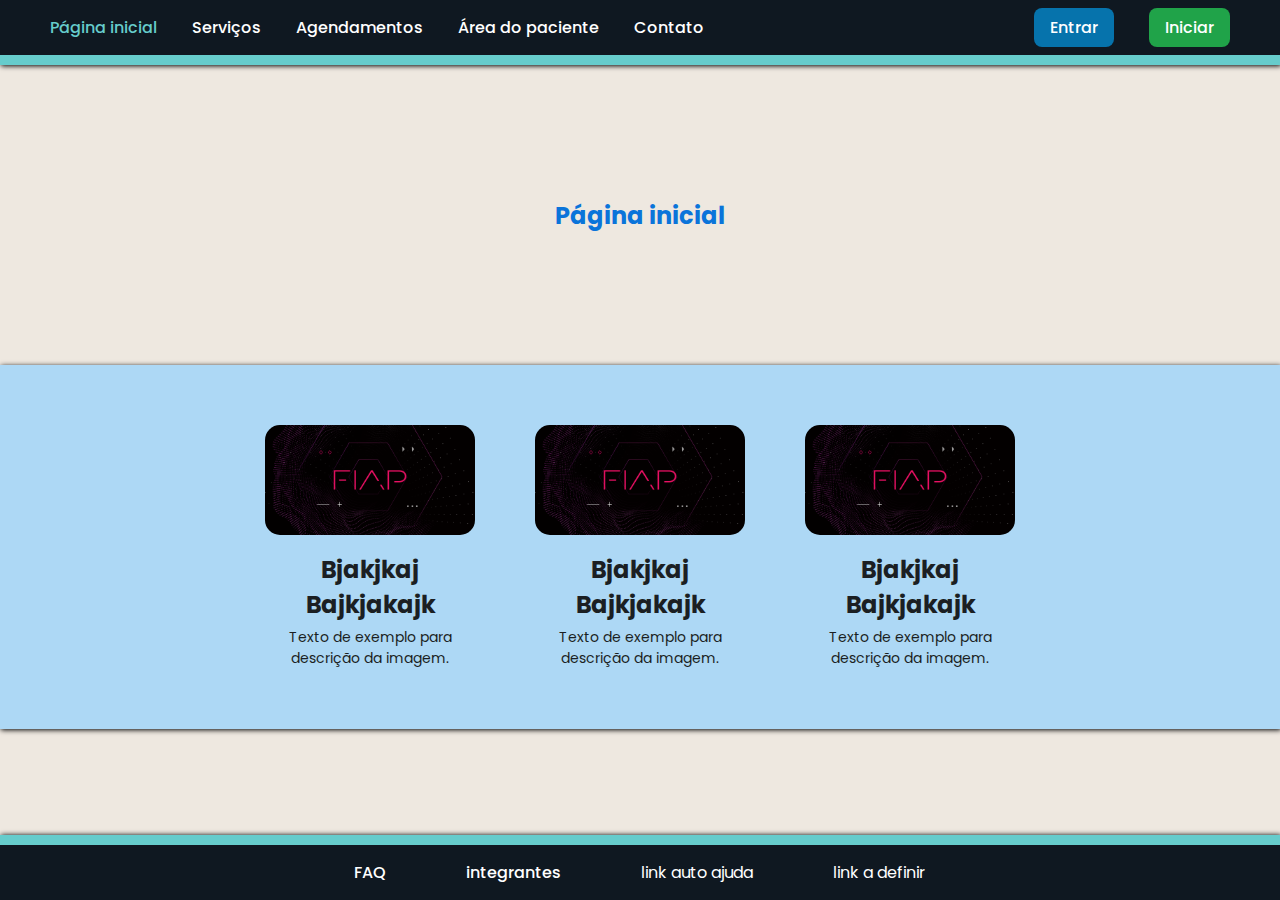
<file: index.html>
<!DOCTYPE html>
<html lang="pt-BR">

<head>
    <meta charset="UTF-8">
    <meta name="viewport" content="width=device-width, initial-scale=1.0">
    <link rel="stylesheet" href="css/styles.css">
    <link rel="stylesheet" href="css/pagina_inicial.css">
    <title>Página de saudações</title>
</head>

<body>
    <nav class="nav-container">
        <div class="nav-content">
            <ul class="nav-left">
                <li id="pagina-selecionada"><a href="index.html">Página inicial</a></li>
                <li><a href="servicos.html">Serviços</a></li>
                <li><a href="agendamentos.html">Agendamentos</a></li>
                <li><a href="area_do_paciente.html">Área do paciente</a></li>
                <li><a href="contato.html">Contato</a></li>
            </ul>

            <ul class="nav-right">
                <li><a href="entrar.html" class="btn-entrar">Entrar</a></li>
                <li><a href="iniciar.html" class="btn-iniciar">Iniciar</a></li>
            </ul>
        </div>
    </nav>
    <header>
        <h2 id="title">Página inicial</h2>
    </header>
    <main>
        <section class="galeria">
            <div class="card">
                <img src="img/fiap (1).png" alt="logo da fiap 1">
                <h2>Bjakjkaj Bajkjakajk</h2>
                <p>Texto de exemplo para descrição da imagem.</p>
            </div>
            <div class="card">
                <img src="img/fiap (1).png" alt="logo da fiap 2">
                <h2>Bjakjkaj Bajkjakajk</h2>
                <p>Texto de exemplo para descrição da imagem.</p>
            </div>
            <div class="card">
                <img src="img/fiap (1).png" alt="logo da fiap 3">
                <h2>Bjakjkaj Bajkjakajk</h2>
                <p>Texto de exemplo para descrição da imagem.</p>
            </div>
        </section>
    </main>
    <footer class="footer-container">
        <div class="footer-content">
            <ul>
                <li><a href="FAQ.html">FAQ</a></li>
                <li><a href="integrantes.html">integrantes</a></li>
                <li>link auto ajuda</li>
                <li>link a definir</li>
            </ul>
        </div>
    </footer>
</body>

</html>
</file>
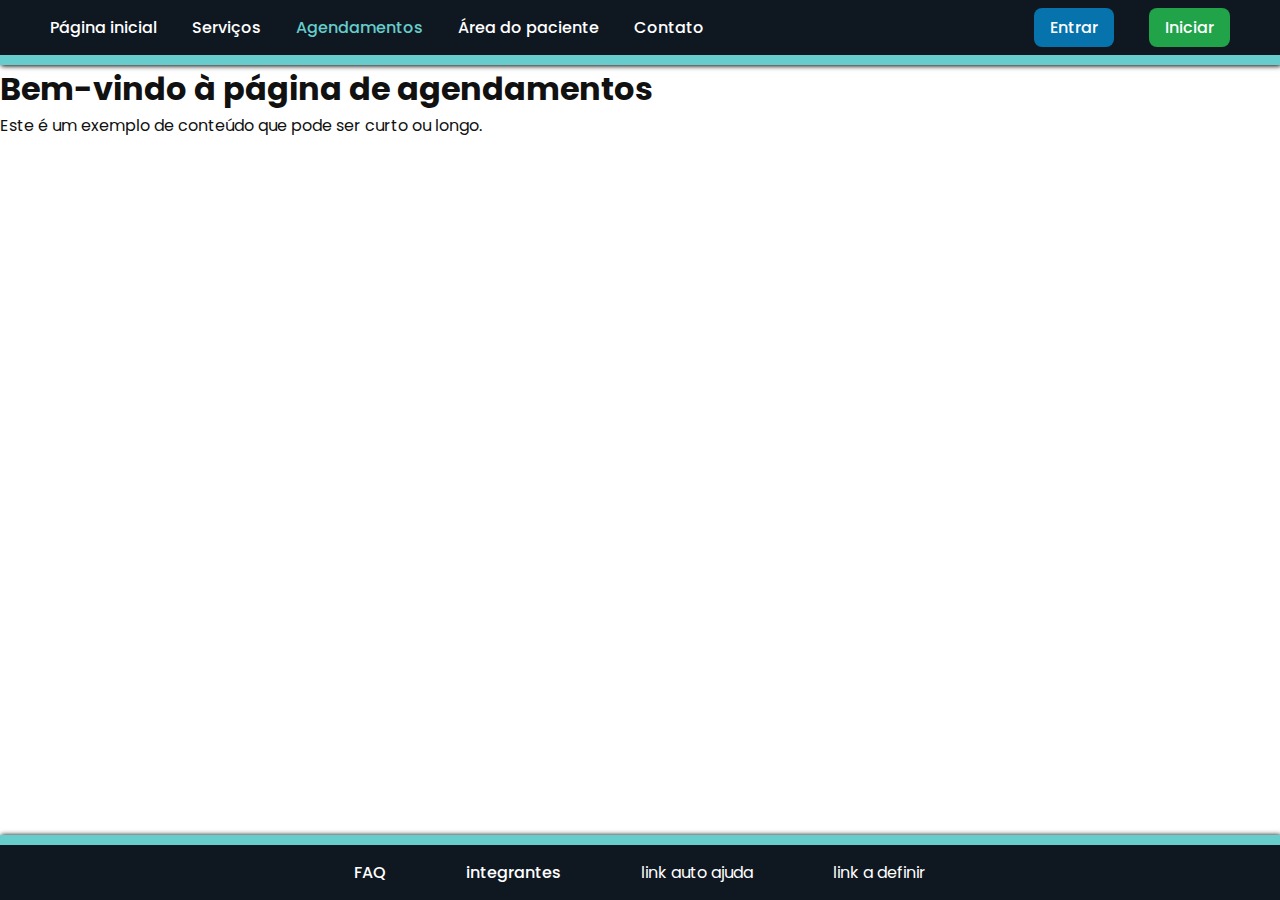
<file: agendamentos.html>
<!DOCTYPE html>
<html lang="pt-BR">

<head>
    <meta charset="UTF-8">
    <meta name="viewport" content="width=device-width, initial-scale=1.0">
    <link rel="stylesheet" href="css/styles.css">
    <link rel="stylesheet" href="css/agendamentos.css">
    <title>Página de saudações</title>
</head>

<body>
    <nav class="nav-container">
        <div class="nav-content">
            <ul class="nav-left">
                <li><a href="index.html">Página inicial</a></li>
                <li><a href="servicos.html">Serviços</a></li>
                <li id="pagina-selecionada"><a href="agendamentos.html">Agendamentos</a></li>
                <li><a href="area_do_paciente.html">Área do paciente</a></li>
                <li><a href="contato.html">Contato</a></li>
            </ul>

            <ul class="nav-right">
                <li><a href="entrar.html" class="btn-entrar">Entrar</a></li>
                <li><a href="iniciar.html" class="btn-iniciar">Iniciar</a></li>
            </ul>
        </div>
    </nav>
    <main class="main-content">
      <h1>Bem-vindo à página de agendamentos</h1>
      <p>Este é um exemplo de conteúdo que pode ser curto ou longo.</p>
    </main>
    <footer class="footer-container">
        <div class="footer-content">
            <ul>
                <li><a href="FAQ.html">FAQ</a></li>
                <li><a href="integrantes.html">integrantes</a></li>
                <li>link auto ajuda</li>
                <li>link a definir</li>
            </ul>
        </div>
    </footer>    
</body>

</html>
</file>
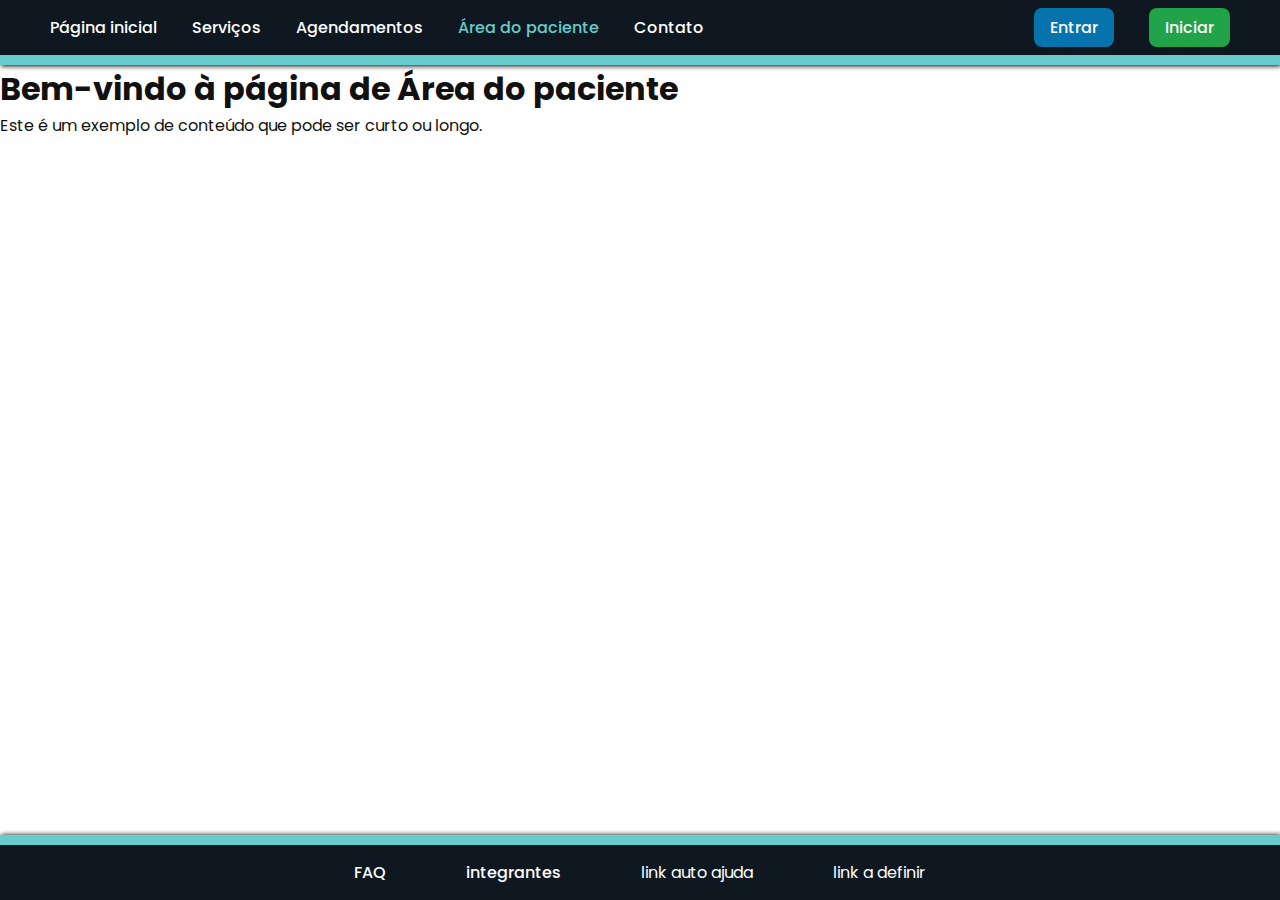
<file: area_do_paciente.html>
<!DOCTYPE html>
<html lang="pt-BR">

<head>
    <meta charset="UTF-8">
    <meta name="viewport" content="width=device-width, initial-scale=1.0">
    <link rel="stylesheet" href="css/styles.css">
    <link rel="stylesheet" href="css/area_do_paciente.css">
    <title>Página de saudações</title>
</head>

<body>
    <nav class="nav-container">
        <div class="nav-content">
            <ul class="nav-left">
                <li><a href="index.html">Página inicial</a></li>
                <li><a href="servicos.html">Serviços</a></li>
                <li><a href="agendamentos.html">Agendamentos</a></li>
                <li id="pagina-selecionada"><a href="area_do_paciente.html">Área do paciente</a></li>
                <li><a href="contato.html">Contato</a></li>
            </ul>

            <ul class="nav-right">
                <li><a href="entrar.html" class="btn-entrar">Entrar</a></li>
                <li><a href="iniciar.html" class="btn-iniciar">Iniciar</a></li>
            </ul>
        </div>
    </nav>
    <main class="main-content">
      <h1>Bem-vindo à página de Área do paciente</h1>
      <p>Este é um exemplo de conteúdo que pode ser curto ou longo.</p>
    </main>
    <footer class="footer-container">
        <div class="footer-content">
            <ul>
                <li><a href="FAQ.html">FAQ</a></li>
                <li><a href="integrantes.html">integrantes</a></li>
                <li>link auto ajuda</li>
                <li>link a definir</li>
            </ul>
        </div>
    </footer>     
</body>

</html>
</file>
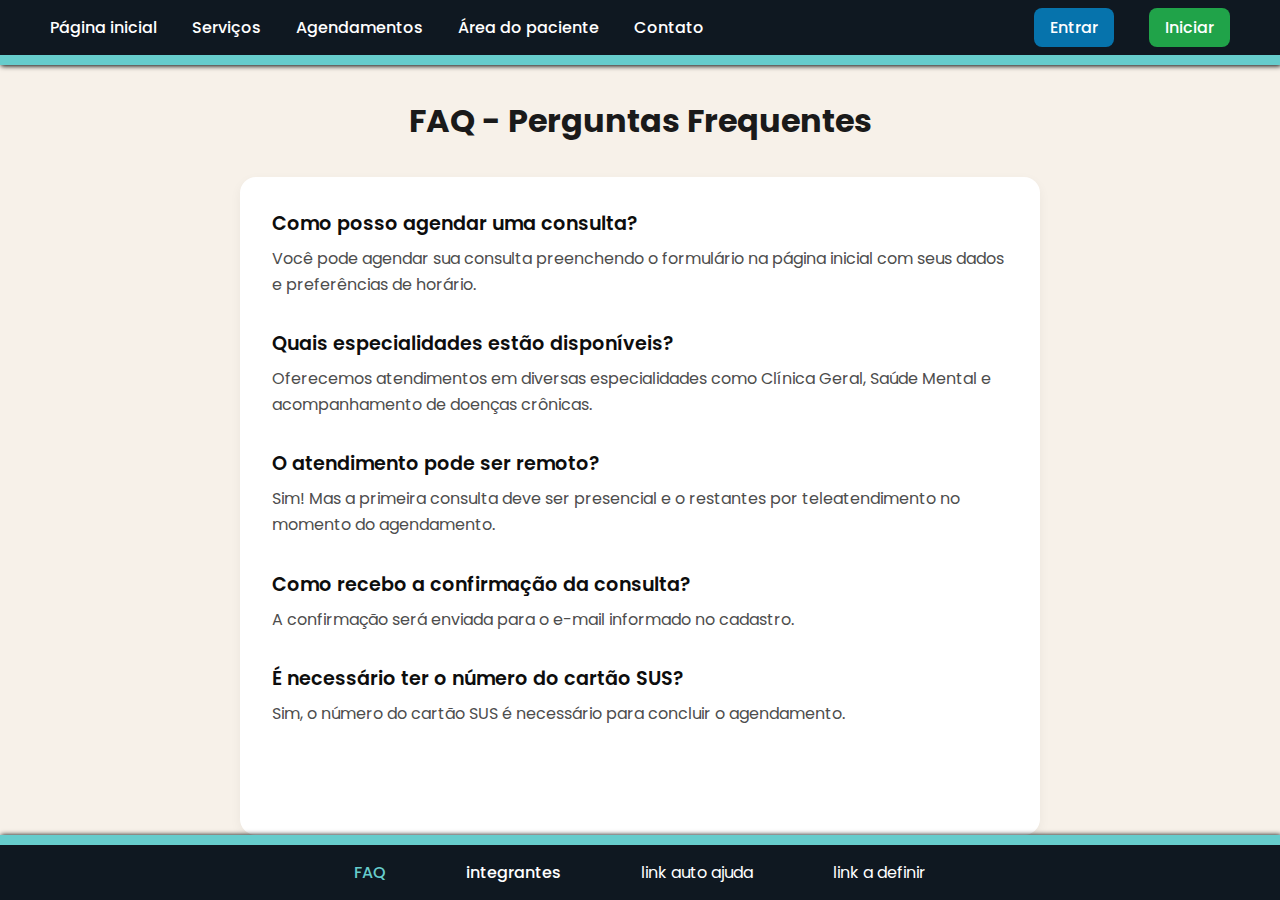
<file: FAQ.html>
<!DOCTYPE html>
<html lang="pt-BR">

<head>
    <meta charset="UTF-8">
    <meta name="viewport" content="width=device-width, initial-scale=1.0">
    <link rel="stylesheet" href="css/styles.css">
    <link rel="stylesheet" href="css/FAQ.css">
    <title>Página de saudações</title>
</head>

<body>
    <nav class="nav-container">
        <div class="nav-content">
            <ul class="nav-left">
                <li><a href="index.html">Página inicial</a></li>
                <li><a href="servicos.html">Serviços</a></li>
                <li><a href="agendamentos.html">Agendamentos</a></li>
                <li><a href="area_do_paciente.html">Área do paciente</a></li>
                <li><a href="contato.html">Contato</a></li>
            </ul>

            <ul class="nav-right">
                <li><a href="entrar.html" class="btn-entrar">Entrar</a></li>
                <li><a href="iniciar.html" class="btn-iniciar">Iniciar</a></li>
            </ul>
        </div>
    </nav>
<header>
  <h1>FAQ - Perguntas Frequentes</h1>
</header>

<main>
  <section>
    <h2>Como posso agendar uma consulta?</h2>
    <p>Você pode agendar sua consulta preenchendo o formulário na página inicial com seus dados e preferências de horário.</p>
  </section>

  <section>
    <h2>Quais especialidades estão disponíveis?</h2>
    <p>Oferecemos atendimentos em diversas especialidades como Clínica Geral, Saúde Mental e acompanhamento de doenças crônicas.</p>
  </section>

  <section>
    <h2>O atendimento pode ser remoto?</h2>
    <p>Sim! Mas a primeira consulta deve ser presencial e o restantes por teleatendimento no momento do agendamento.</p>
  </section>

  <section>
    <h2>Como recebo a confirmação da consulta?</h2>
    <p>A confirmação será enviada para o e-mail informado no cadastro.</p>
  </section>

  <section>
    <h2>É necessário ter o número do cartão SUS?</h2>
    <p>Sim, o número do cartão SUS é necessário para concluir o agendamento.</p>
  </section>
</main>

    <footer class="footer-container">
        <div class="footer-content">
            <ul>
                <li id="pagina-selecionada"><a href="FAQ.html">FAQ</a></li>
                <li><a href="integrantes.html">integrantes</a></li>
                <li>link auto ajuda</li>
                <li>link a definir</li>
            </ul>
        </div>
    </footer>    
</body>

</html>
</file>
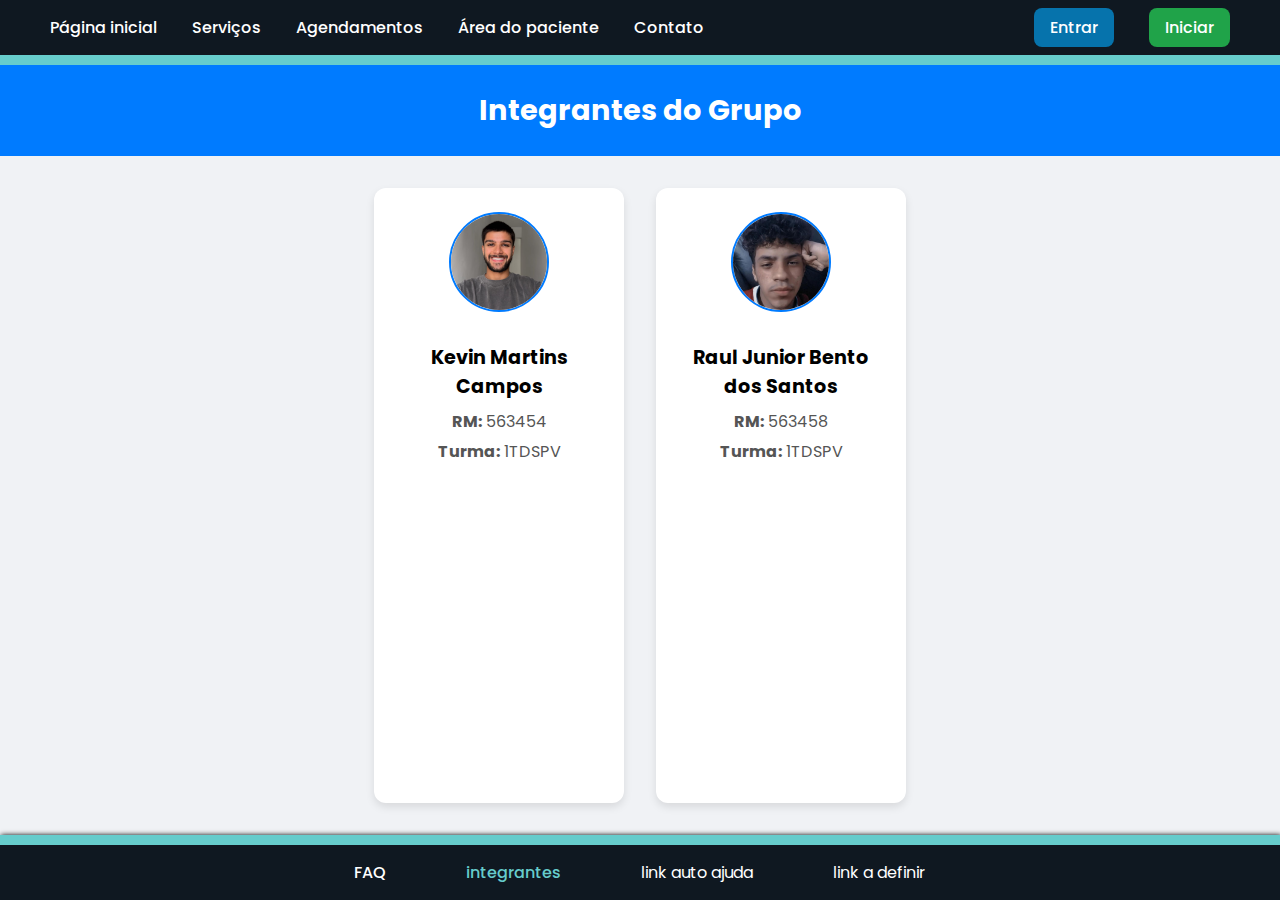
<file: integrantes.html>
<!DOCTYPE html>
<html lang="pt-BR">

<head>
    <meta charset="UTF-8">
    <meta name="viewport" content="width=device-width, initial-scale=1.0">
    <link rel="stylesheet" href="css/styles.css">
    <link rel="stylesheet" href="css/integrantes.css">
    <title>Página de saudações</title>
</head>

<body>
    <nav class="nav-container">
        <div class="nav-content">
            <ul class="nav-left">
                <li><a href="index.html">Página inicial</a></li>
                <li><a href="servicos.html">Serviços</a></li>
                <li><a href="agendamentos.html">Agendamentos</a></li>
                <li><a href="area_do_paciente.html">Área do paciente</a></li>
                <li><a href="contato.html">Contato</a></li>
            </ul>

            <ul class="nav-right">
                <li><a href="entrar.html" class="btn-entrar">Entrar</a></li>
                <li><a href="iniciar.html" class="btn-iniciar">Iniciar</a></li>
            </ul>
        </div>
    </nav>
  <header>
    Integrantes do Grupo
  </header>
  <main>
    <div class="card">
      <img src="img/perfil Kevin.PNG" alt="Foto de Kevin" />
      <h2>Kevin Martins Campos</h2>
      <p><strong>RM:</strong> 563454</p>
      <p><strong>Turma:</strong> 1TDSPV</p>
    </div>
    <div class="card">
      <img src="img/perfil Raul.PNG" alt="Foto de Raul" />
      <h2>Raul Junior Bento dos Santos</h2>
      <p><strong>RM:</strong> 563458</p>
      <p><strong>Turma:</strong> 1TDSPV</p>
    </div>
  </main>
    <footer class="footer-container">
        <div class="footer-content">
            <ul>
                <li><a href="FAQ.html">FAQ</a></li>
                <li id="pagina-selecionada"><a href="integrantes.html">integrantes</a></li>
                <li>link auto ajuda</li>
                <li>link a definir</li>
            </ul>
        </div>
    </footer>    
</body>

</html>
</file>
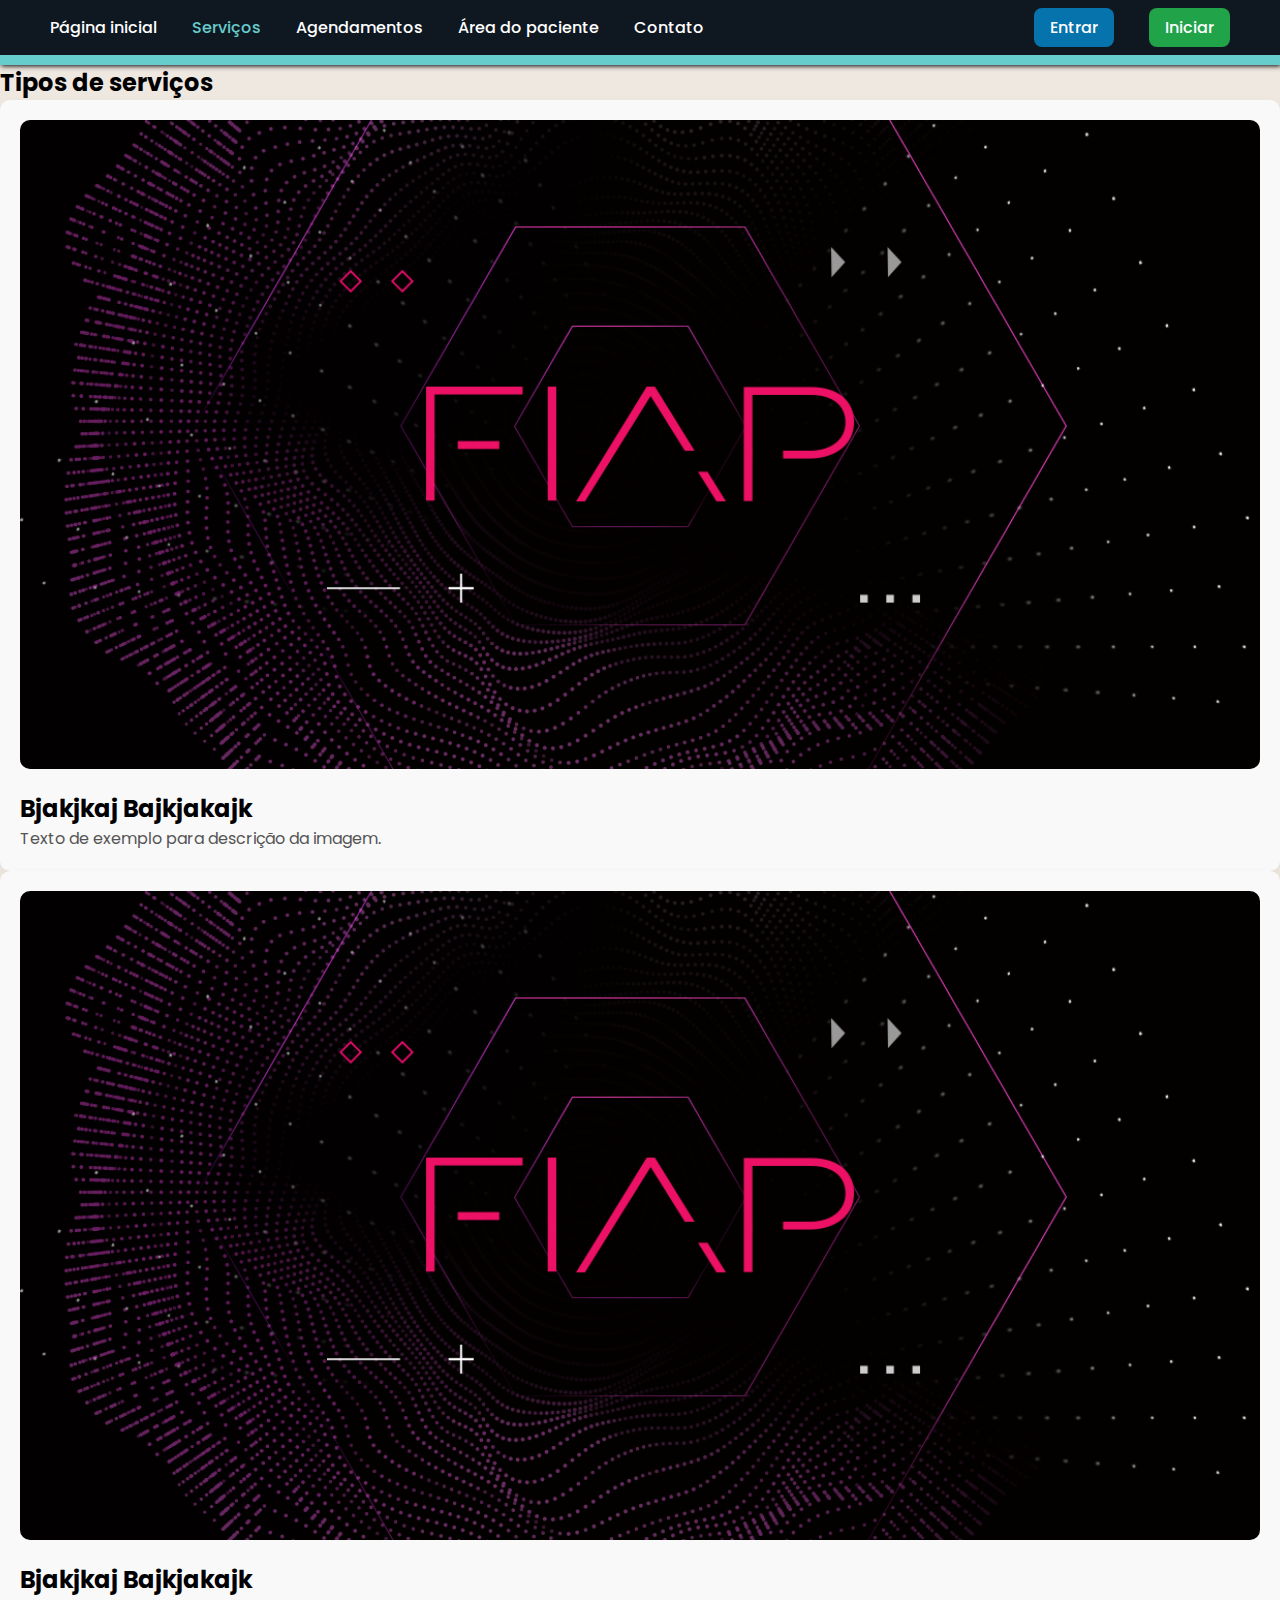
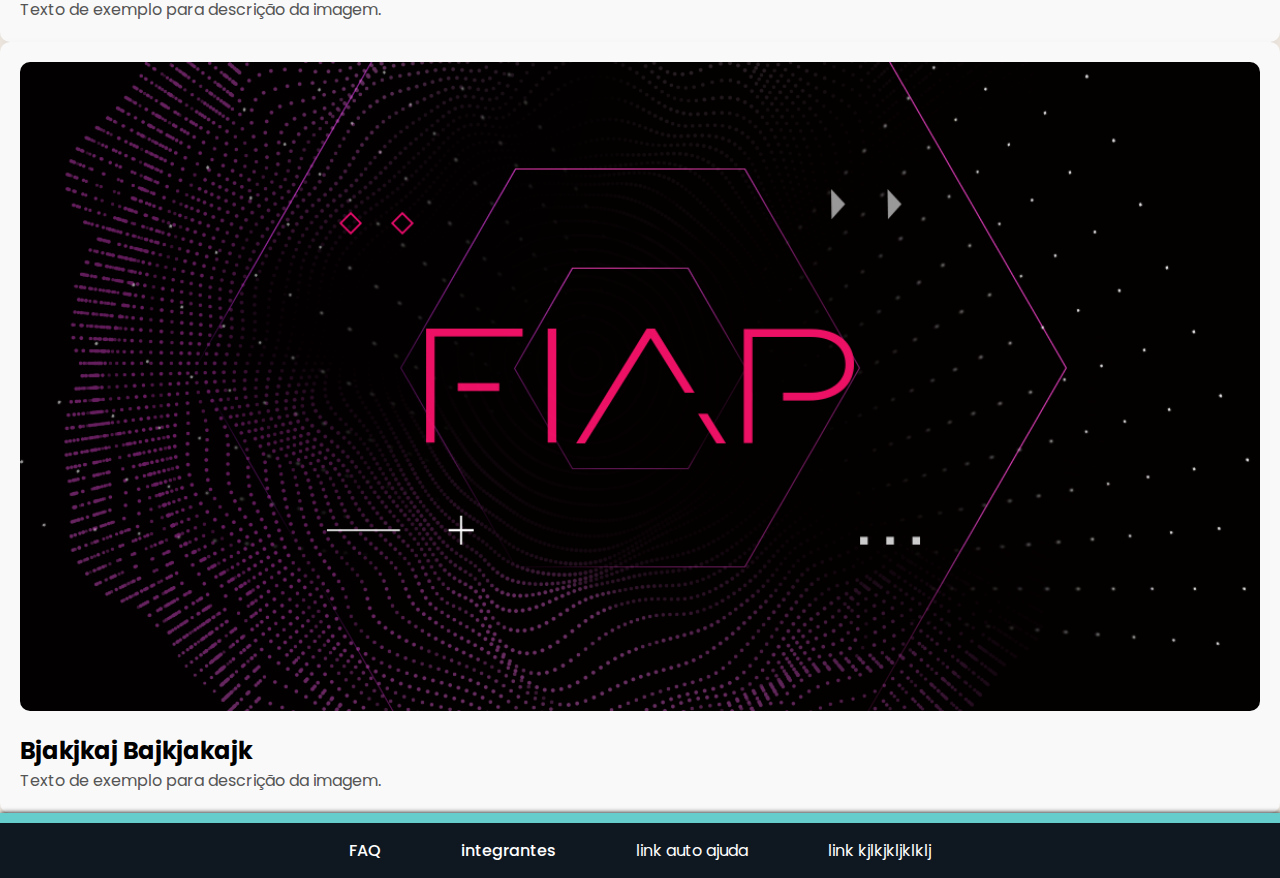
<file: servicos.html>
<!DOCTYPE html>
<html lang="pt-BR">

<head>
    <meta charset="UTF-8">
    <meta name="viewport" content="width=device-width, initial-scale=1.0">
    <link rel="stylesheet" href="css/styles.css">
    <link rel="stylesheet" href="css/servicos.css">
    <title>Página de saudações</title>
</head>

<body>
    <nav class="nav-container">
        <div class="nav-content">
            <ul class="nav-left">
                <li><a href="index.html">Página inicial</a></li>
                <li id="pagina-selecionada"><a href="servicos.html">Serviços</a></li>
                <li><a href="agendamentos.html">Agendamentos</a></li>
                <li><a href="area_do_paciente.html">Área do paciente</a></li>
                <li><a href="contato.html">Contato</a></li>
            </ul>

            <ul class="nav-right">
                <li><a href="entrar.html" class="btn-entrar">Entrar</a></li>
                <li><a href="iniciar.html" class="btn-iniciar">Iniciar</a></li>
            </ul>
        </div>
    </nav>
    <header>
        <h2 id="title">Tipos de serviços</h2>
    </header>
    <main>
        <section class="galeria">
            <div class="card">
                <img src="img/fiap (1).png" alt="logo da fiap 1">
                <h2>Bjakjkaj Bajkjakajk</h2>
                <p>Texto de exemplo para descrição da imagem.</p>
            </div>
            <div class="card">
                <img src="img/fiap (1).png" alt="logo da fiap 2">
                <h2>Bjakjkaj Bajkjakajk</h2>
                <p>Texto de exemplo para descrição da imagem.</p>
            </div>
            <div class="card">
                <img src="img/fiap (1).png" alt="logo da fiap 3">
                <h2>Bjakjkaj Bajkjakajk</h2>
                <p>Texto de exemplo para descrição da imagem.</p>
            </div>
        </section>
    </main>
    <footer class="footer-container">
        <div class="footer-content">
            <ul>
                <li><a href="FAQ.html">FAQ</a></li>
                <li><a href="integrantes.html">integrantes</a></li>
                <li>link auto ajuda</li>
                <li>link kjlkjkljklklj</li>
            </ul>
        </div>
    </footer>
</body>

</html>
</file>
<file: css/styles.css>
@import url('https://fonts.googleapis.com/css2?family=Poppins:wght@400;600&display=swap');

* {
  font-family: 'Poppins', sans-serif;
  margin: 0;
  padding: 0;
  box-sizing: border-box;
}

body {
  background-color: #eee8e0;
}

/* Link da página atual */
#pagina-selecionada a {
  color: #66cccc;
}

/* NAVBAR */
.nav-container {
  background-color: #0f1821;
  color: #fff;
  border-bottom: 10px solid #66cccc;
  padding: 15px 20px;
  box-shadow: black 1px 1px 5px;
}

.nav-content {
  display: flex;
  justify-content: space-between;
  align-items: center;
  max-width: 1200px;
  margin: 0 auto;
  flex-wrap: wrap;
}

.nav-left,
.nav-right {
  display: flex;
  gap: 15px;
  list-style: none;
  flex-wrap: wrap;
}

.nav-left li,
.nav-right li {
  padding: 0 10px;
}

.nav-left li:hover {
  border-bottom: 4px solid #66cccc;
  transition: 0.2s;
}

.nav-left li a,
.nav-right li a {
  color: #fff;
  text-decoration: none;
  font-weight: 500;
}

.nav-left li a:hover {
  color: #66cccc;
  transition: 0.1s;
}

.btn-entrar {
  background-color: #0673AC;
  color: white;
  padding: 8px 16px;
  border-radius: 8px;
  text-decoration: none;
  transition: background-color 0.1s ease;
}

.btn-iniciar {
  background-color: #20A349;
  color: white;
  padding: 8px 16px;
  border-radius: 8px;
  text-decoration: none;
  transition: background-color 0.1s ease;
}

.btn-iniciar:hover {
  background-color: #1b8a3c;
}

.btn-entrar:hover {
  background-color: #055a89;
}

/* FOOTER */
.footer-container {
  background-color: #0f1821;
  color: #fff;
  border-top: 10px solid #66cccc;
  padding: 15px 20px;
  box-shadow: black 1px 0px 5px;
}

.footer-content {
  display: flex;
  justify-content: space-around;
  align-items: center;
  max-width: 1200px;
  margin: 0 auto;
  flex-wrap: wrap;
}

.footer-content ul {
  display: flex;
  gap: 100px;
  list-style: none;
  flex-wrap: wrap;
}

.footer-content li:hover {
  color: #66cccc;
  border-bottom: 4px solid #66cccc;
  transition: 0.1s;
}

.footer-container li a {
  color: #fff;
  text-decoration: none;
  font-weight: 500;
}

.footer-container li a:hover {
  color: #66cccc;
  transition: 0.1s;
}

/* Expande o conteúdo e fixa o footer no fim */
html, body {
  height: 100%;
  display: flex;
  flex-direction: column;
}

main {
  flex: 1;
}

footer {
  background-color: #0d1d2e;
  color: white;
  padding: 20px;
  text-align: center;
}

/* ========== RESPONSIVIDADE POR TAMANHO DE TELA ========== */

/* Extra small devices (até 600px) */
@media (max-width: 600px) {
  .nav-content {
    flex-direction: column;
    text-align: center;
    gap: 10px;
  }

  .nav-left,
  .nav-right {
    flex-direction: column;
    gap: 10px;
    align-items: center;
  }

  .footer-content {
    flex-direction: column;
    gap: 20px;
    text-align: center;
  }

  .footer-content ul {
    flex-direction: column;
    gap: 10px;
  }
}

/* Small devices (600px - 767px) */
@media (min-width: 600px) and (max-width: 767px) {
  .nav-content {
    flex-direction: column;
    align-items: center;
    gap: 10px;
  }

  .footer-content {
    flex-direction: column;
    gap: 20px;
    text-align: center;
  }

  .footer-content ul {
    flex-direction: column;
    gap: 15px;
  }
}

/* Medium devices (768px - 991px) */
@media (min-width: 768px) and (max-width: 991px) {
  .nav-left,
  .nav-right {
    gap: 10px;
  }

  .footer-content ul {
    gap: 60px;
  }
}

/* Large devices (992px - 1299px) */
@media (min-width: 992px) and (max-width: 1299px) {
  .footer-content ul {
    gap: 80px;
  }
}

/* Extra large devices (1300px ou mais) */
@media (min-width: 1300px) {
  .footer-content ul {
    gap: 100px;
  }
}
</file>
<file: css/pagina_inicial.css>
header{
    display: flex;
    flex-wrap: wrap;
    justify-content: space-around;
    align-items: center;
    align-content: space-around;
    height: 300px;
}
#title{
    text-align: center;
    color: #0a74da;  
}

section.galeria {
  display: flex;
  flex-wrap: wrap;
  justify-content: center;
  gap: 20px;
  background-color: #add8f5;
  padding: 40px;
  box-shadow: black 1px 1px 5px;
  
  
}

.card {
  background-color: transparent;
  text-align: center;
  border-radius: 20px;
  padding: 20px;
  max-width: 250px;
  flex: 1 1 250px;
  
}
.card img{
  width: 100%;
  height: auto;
  border-radius: 15px;
}

.card h2 {
  color: #1b1f23;
  margin: 10px 0 5px;
}

.card p {
  color: #1b1f23;
  font-size: 14px;
}
</file>
<file: css/agendamentos.css>
body {
  font-family: sans-serif;
  margin: 0;
  padding: 0;
  background-color: #fff;
  color: #111;
}

.header {
  padding: 40px 20px 20px;
  background-color: #fff;
}

.header-container {
  max-width: 1200px;
  margin: 0 auto;
  display: flex;
  justify-content: space-between;
  align-items: center;
  flex-wrap: wrap;
  gap: 20px;
}

.header-text h1 {
  font-size: 2rem;
  margin-bottom: 10px;
}

.header-text p {
  font-size: 1rem;
  color: #333;
}

.header-image img {
  width: 180px;
  height: 180px;
  object-fit: cover;
  border-radius: 50%;
}

.form-section {
  padding: 20px;
  max-width: 800px;
  margin: 0 auto;
}

.form-section h2 {
  font-size: 1.2rem;
  margin-bottom: 20px;
}

.appointment-form {
  display: flex;
  flex-direction: column;
  gap: 15px;
}

.form-row {
  display: flex;
  gap: 15px;
  flex-wrap: wrap;
}

.appointment-form input,
.appointment-form textarea {
  padding: 10px;
  font-size: 1rem;
  border-radius: 6px;
  border: 1px solid #ccc;
  width: 100%;
}

.form-row input {
  flex: 1;
}

textarea {
  resize: vertical;
  min-height: 100px;
}

button[type="submit"] {
  background-color: #000;
  color: #fff;
  padding: 12px;
  border: none;
  border-radius: 6px;
  font-size: 1rem;
  cursor: pointer;
  transition: background 0.3s;
}

button[type="submit"]:hover {
  background-color: #333;
}

/* Responsivo */
@media (max-width: 768px) {
  .header-container {
    flex-direction: column;
    align-items: flex-start;
  }

  .form-row {
    flex-direction: column;
  }
}
</file>
<file: css/area_do_paciente.css>
body {
  font-family: sans-serif;
  margin: 0;
  padding: 0;
  background: #fff;
  color: #111;
}

.header {
  padding: 20px;
}

.header h1 {
  font-size: 1.8rem;
}

.main {
  display: flex;
  justify-content: space-between;
  align-items: flex-start;
  padding: 0 20px 40px;
  gap: 40px;
  flex-wrap: wrap;
}

.appointments {
  flex: 1;
  min-width: 280px;
}

.appointment {
  margin-bottom: 20px;
}

.appointment strong {
  display: block;
  font-size: 1rem;
  margin-bottom: 5px;
}

.appointment p {
  color: #888;
  margin: 0;
}

.calendar {
  flex: 1;
  min-width: 300px;
  text-align: center;
}

.calendar img {
  max-width: 100%;
  height: auto;
  border-radius: 6px;
}

/* ==================== RESPONSIVIDADE COMPLETA ==================== */

/* Extra-small devices (até 600px) */
@media (max-width: 600px) {
  .header h1 {
    font-size: 1.4rem;
    text-align: center;
  }

  .main {
    flex-direction: column;
    align-items: center;
  }
}

/* Small devices (600px - 767px) */
@media (min-width: 600px) and (max-width: 767px) {
  .header h1 {
    font-size: 1.6rem;
    text-align: center;
  }

  .main {
    flex-direction: column;
    align-items: center;
  }
}

/* Medium devices (768px - 991px) */
@media (min-width: 768px) and (max-width: 991px) {
  .header h1 {
    font-size: 1.7rem;
  }

  .main {
    flex-direction: row;
    flex-wrap: wrap;
    gap: 30px;
  }
}

/* Large devices (992px - 1299px) */
@media (min-width: 992px) and (max-width: 1299px) {
  .header h1 {
    font-size: 1.8rem;
  }
}

/* Extra-large devices (1300px ou mais) */
@media (min-width: 1300px) {
  .header h1 {
    font-size: 2rem;
  }
}
</file>
<file: css/FAQ.css>
body {
  font-family: 'Inter', sans-serif;
  background-color: #f7f1e9;
  margin: 0;
  padding: 0;
  color: #1a1a1a;
}

header {
  padding: 2rem;
  text-align: center;
}

header h1 {
  font-size: 2rem;
  font-weight: 700;
  margin: 0;
}

main {
  display: flex;
  flex-direction: column;
  gap: 2rem;
  max-width: 800px;
  margin: 0 auto;
  padding: 2rem;
  background-color: #ffffff;
  border-radius: 1rem;
  box-shadow: 0 4px 12px rgba(0, 0, 0, 0.05);
}

main section h2 {
  font-size: 1.2rem;
  font-weight: 600;
  margin-bottom: 0.5rem;
  color: #0d0d0d;
}

main section p {
  font-size: 1rem;
  line-height: 1.6;
  color: #4d4d4d;
}
</file>
<file: css/integrantes.css>
body {
  font-family: Arial, sans-serif;
  background-color: #f0f2f5;
  margin: 0;
  padding: 0;
}

header {
  background-color: #007bff;
  color: white;
  padding: 1.5rem;
  text-align: center;
  font-size: 1.8rem;
  font-weight: bold;
}

main {
  display: flex;
  justify-content: center;
  flex-wrap: wrap;
  gap: 2rem;
  padding: 2rem;
}

.card {
  background-color: white;
  border-radius: 12px;
  box-shadow: 0 4px 8px rgba(0, 0, 0, 0.1);
  width: 250px;
  padding: 1.5rem;
  text-align: center;
}

.card img {
  width: 100px;
  height: 100px;
  object-fit: cover;
  border-radius: 50%;
  margin-bottom: 1rem;
  border: 2px solid #007bff;
}

.card h2 {
  margin: 0.5rem 0;
  font-size: 1.2rem;
}

.card p {
  margin: 0.3rem 0;
  color: #555;
}

/* ==================== RESPONSIVIDADE ==================== */

/* Dispositivos médios: tablets */
@media (max-width: 991px) {
  main {
    padding: 1.5rem;
    gap: 1.5rem;
  }

  .card {
    width: 45%; /* dois cards por linha */
  }
}

/* Dispositivos pequenos: celulares */
@media (max-width: 600px) {
  main {
    flex-direction: column;
    align-items: center;
    padding: 1rem;
    gap: 1rem;
  }

  .card {
    width: 100%; /* card ocupa toda a largura disponível */
    max-width: 320px;
  }

  header {
    font-size: 1.5rem;
    padding: 1rem;
  }

  .card h2 {
    font-size: 1.1rem;
  }

  .card p {
    font-size: 0.95rem;
  }
}
</file>
<file: css/servicos.css>
.header h2 {
  font-size: 1.5rem;
  font-weight: 600;
  color: #111;
  margin-top: 20px;
}

.services-section {
  padding: 40px 20px;
  background-color: #fff;
}

.services-cards {
  display: flex;
  flex-wrap: wrap;
  gap: 30px;
  justify-content: center;
  max-width: 1200px;
  margin: 0 auto;
}

.card {
  flex: 1 1 300px;
  background-color: #f9f9f9;
  border-radius: 10px;
  padding: 20px;
  box-shadow: 0 4px 12px rgba(0, 0, 0, 0.05);
  transition: transform 0.3s ease;
}

.card:hover {
  transform: translateY(-5px);
}

.card img {
  width: 100%;
  border-radius: 10px;
  margin-bottom: 15px;
}

.card h3 {
  font-size: 1.2rem;
  font-weight: bold;
  margin-bottom: 10px;
}

.card p {
  font-size: 1rem;
  color: #555;
}

/* ========== RESPONSIVIDADE ========== */

/* Extra-small devices (até 600px) */
@media (max-width: 600px) {
  .services-cards {
    flex-direction: column;
    align-items: center;
  }

  .card {
    width: 100%;
    max-width: 90%;
  }

  .card h3 {
    font-size: 1rem;
  }

  .card p {
    font-size: 0.9rem;
  }
}

/* Small devices (600px - 767px) */
@media (min-width: 600px) and (max-width: 767px) {
  .services-cards {
    flex-direction: column;
    align-items: center;
  }

  .card {
    width: 100%;
    max-width: 90%;
  }
}

/* Medium devices (768px - 991px) */
@media (min-width: 768px) and (max-width: 991px) {
  .card {
    flex: 1 1 45%;
  }
}

/* Large devices (992px - 1299px) */
@media (min-width: 992px) and (max-width: 1299px) {
  .card {
    flex: 1 1 30%;
  }
}

/* Extra-large devices (1300px ou mais) */
@media (min-width: 1300px) {
  .card {
    flex: 1 1 25%;
  }
}
</file>
